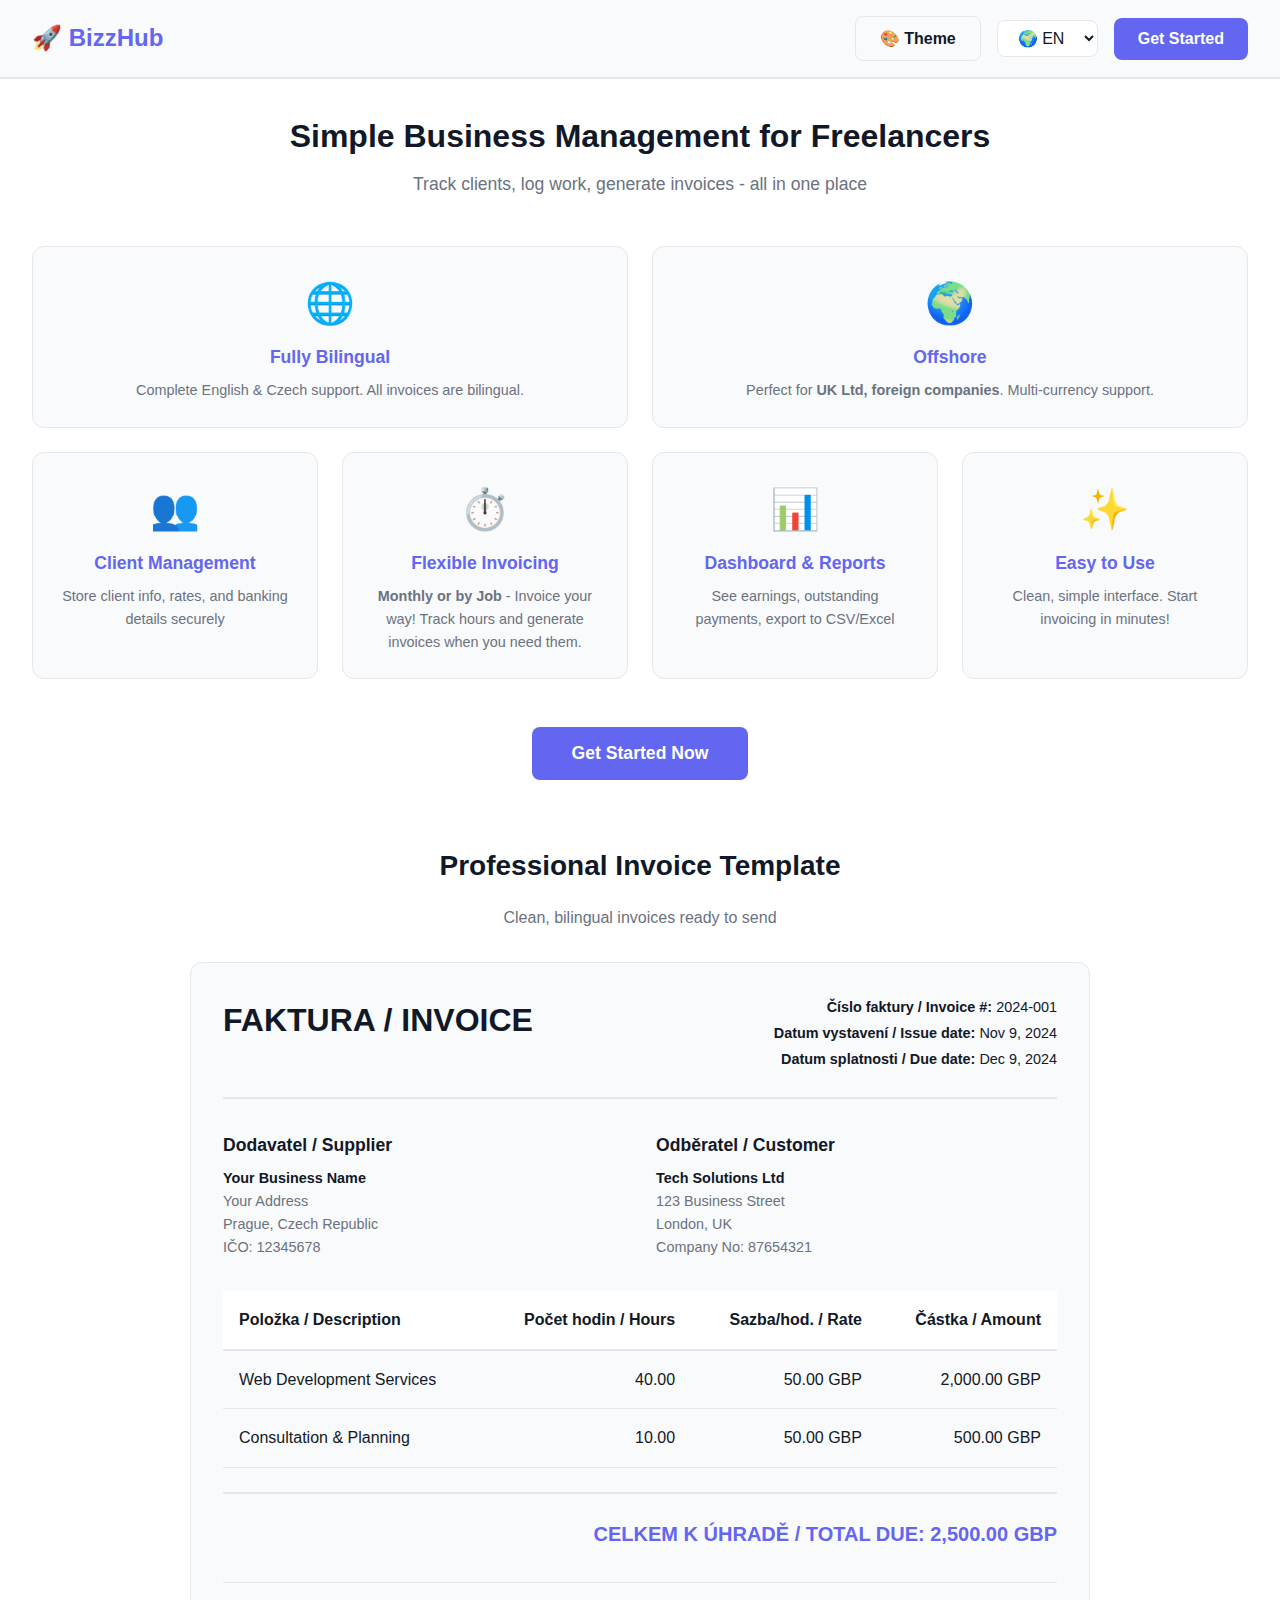
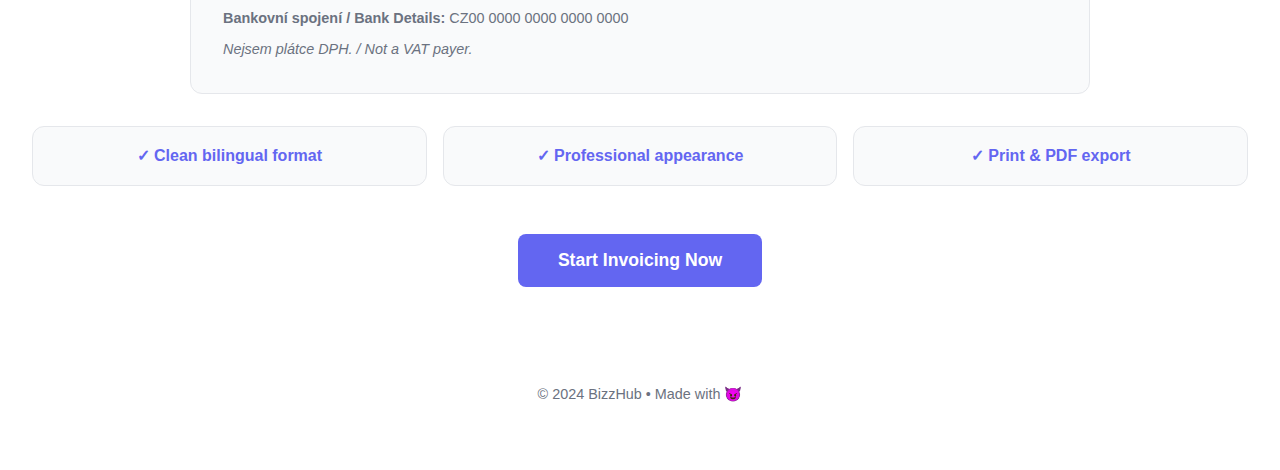
<file: index.html>
<!DOCTYPE html>
<html lang="en">
<head>
  <meta charset="UTF-8">
  <meta name="viewport" content="width=device-width, initial-scale=1.0">
  <title>BizzHub - Business Manager for Freelancers</title>
  <link rel="stylesheet" href="style.css">
  <script src="https://identity.netlify.com/v1/netlify-identity-widget.js"></script>
</head>
<body data-theme="light">

  <!-- Header matching app style -->
  <div class="app-header">
    <div class="header-left">
      <h1>🚀 BizzHub</h1>
    </div>
    <div class="header-right">
      <button id="themeToggle" class="btn-secondary">🎨 Theme</button>
      <select id="langSelect" class="header-select">
        <option value="en">🌍 EN</option>
        <option value="cs">🌍 CS</option>
      </select>
      <button id="loginBtn" class="btn-primary">
        <span class="lang-en">Get Started</span>
        <span class="lang-cs" style="display: none;">Začít</span>
      </button>
    </div>
  </div>

  <!-- Main Content -->
  <div class="main-view">

    <!-- Hero Section -->
    <div style="text-align: center; margin-bottom: 3rem;">
      <div class="lang-en">
        <h2 style="font-size: 2rem; margin-bottom: 0.5rem; color: var(--text);">Simple Business Management for Freelancers</h2>
        <p style="font-size: 1.1rem; color: var(--text-muted);">Track clients, log work, generate invoices - all in one place</p>
      </div>
      <div class="lang-cs" style="display: none;">
        <h2 style="font-size: 2rem; margin-bottom: 0.5rem; color: var(--text);">Jednoduchá správa podnikání pro freelancery</h2>
        <p style="font-size: 1.1rem; color: var(--text-muted);">Sledujte klienty, zaznamenávejte práci, generujte faktury - vše na jednom místě</p>
      </div>
    </div>

    <!-- Features as stat cards -->
    <!-- Top Row - 2 wide cards -->
    <div style="display: grid; grid-template-columns: 1fr 1fr; gap: 1.5rem; margin-bottom: 1.5rem;">
      <div class="stat-card" style="text-align: center;">
        <div style="font-size: 2.5rem; margin-bottom: 0.5rem;">🌐</div>
        <div class="lang-en">
          <h3 style="font-size: 1.1rem; margin-bottom: 0.5rem; color: var(--primary); font-weight: 600;">Fully Bilingual</h3>
          <p style="color: var(--text-muted); font-size: 0.9rem;">Complete English & Czech support. All invoices are bilingual.</p>
        </div>
        <div class="lang-cs" style="display: none;">
          <h3 style="font-size: 1.1rem; margin-bottom: 0.5rem; color: var(--primary); font-weight: 600;">Plně dvojjazyčný</h3>
          <p style="color: var(--text-muted); font-size: 0.9rem;">Kompletní podpora angličtiny a češtiny. Všechny faktury jsou dvojjazyčné.</p>
        </div>
      </div>

      <div class="stat-card" style="text-align: center;">
        <div style="font-size: 2.5rem; margin-bottom: 0.5rem;">🌍</div>
        <div class="lang-en">
          <h3 style="font-size: 1.1rem; margin-bottom: 0.5rem; color: var(--primary); font-weight: 600;">Offshore</h3>
          <p style="color: var(--text-muted); font-size: 0.9rem;">Perfect for <strong>UK Ltd, foreign companies</strong>. Multi-currency support.</p>
        </div>
        <div class="lang-cs" style="display: none;">
          <h3 style="font-size: 1.1rem; margin-bottom: 0.5rem; color: var(--primary); font-weight: 600;">Offshore</h3>
          <p style="color: var(--text-muted); font-size: 0.9rem;">Ideální pro <strong>UK Ltd, zahraniční firmy</strong>. Podpora více měn.</p>
        </div>
      </div>
    </div>

    <!-- Bottom Rows - Regular cards -->
    <div class="stats-grid">
      <div class="stat-card" style="text-align: center;">
        <div style="font-size: 2.5rem; margin-bottom: 0.5rem;">👥</div>
        <div class="lang-en">
          <h3 style="font-size: 1.1rem; margin-bottom: 0.5rem; color: var(--primary); font-weight: 600;">Client Management</h3>
          <p style="color: var(--text-muted); font-size: 0.9rem;">Store client info, rates, and banking details securely</p>
        </div>
        <div class="lang-cs" style="display: none;">
          <h3 style="font-size: 1.1rem; margin-bottom: 0.5rem; color: var(--primary); font-weight: 600;">Správa klientů</h3>
          <p style="color: var(--text-muted); font-size: 0.9rem;">Ukládejte informace o klientech, sazby a bankovní údaje bezpečně</p>
        </div>
      </div>

      <div class="stat-card" style="text-align: center;">
        <div style="font-size: 2.5rem; margin-bottom: 0.5rem;">⏱️</div>
        <div class="lang-en">
          <h3 style="font-size: 1.1rem; margin-bottom: 0.5rem; color: var(--primary); font-weight: 600;">Flexible Invoicing</h3>
          <p style="color: var(--text-muted); font-size: 0.9rem;"><strong>Monthly or by Job</strong> - Invoice your way! Track hours and generate invoices when you need them.</p>
        </div>
        <div class="lang-cs" style="display: none;">
          <h3 style="font-size: 1.1rem; margin-bottom: 0.5rem; color: var(--primary); font-weight: 600;">Flexibilní fakturace</h3>
          <p style="color: var(--text-muted); font-size: 0.9rem;"><strong>Měsíčně nebo podle zakázky</strong> - Fakturujte, jak potřebujete!</p>
        </div>
      </div>

      <div class="stat-card" style="text-align: center;">
        <div style="font-size: 2.5rem; margin-bottom: 0.5rem;">📊</div>
        <div class="lang-en">
          <h3 style="font-size: 1.1rem; margin-bottom: 0.5rem; color: var(--primary); font-weight: 600;">Dashboard & Reports</h3>
          <p style="color: var(--text-muted); font-size: 0.9rem;">See earnings, outstanding payments, export to CSV/Excel</p>
        </div>
        <div class="lang-cs" style="display: none;">
          <h3 style="font-size: 1.1rem; margin-bottom: 0.5rem; color: var(--primary); font-weight: 600;">Dashboard a přehledy</h3>
          <p style="color: var(--text-muted); font-size: 0.9rem;">Příjmy, nesplacené platby, export do CSV/Excel</p>
        </div>
      </div>

      <div class="stat-card" style="text-align: center;">
        <div style="font-size: 2.5rem; margin-bottom: 0.5rem;">✨</div>
        <div class="lang-en">
          <h3 style="font-size: 1.1rem; margin-bottom: 0.5rem; color: var(--primary); font-weight: 600;">Easy to Use</h3>
          <p style="color: var(--text-muted); font-size: 0.9rem;">Clean, simple interface. Start invoicing in minutes!</p>
        </div>
        <div class="lang-cs" style="display: none;">
          <h3 style="font-size: 1.1rem; margin-bottom: 0.5rem; color: var(--primary); font-weight: 600;">Jednoduché používání</h3>
          <p style="color: var(--text-muted); font-size: 0.9rem;">Čisté, jednoduché rozhraní. Začněte během minut!</p>
        </div>
      </div>
    </div>

    <!-- CTA after features -->
    <div style="text-align: center; margin: 3rem 0;">
      <button id="loginBtn2" class="btn-primary" style="font-size: 1.1rem; padding: 1rem 2.5rem;">
        <span class="lang-en">Get Started Now</span>
        <span class="lang-cs" style="display: none;">Začít nyní</span>
      </button>
    </div>

    <!-- Invoice Template Section -->
    <div style="margin-top: 4rem;">
      <div class="lang-en">
        <h2 style="font-size: 1.75rem; margin-bottom: 1rem; color: var(--text); text-align: center;">Professional Invoice Template</h2>
        <p style="text-align: center; color: var(--text-muted); margin-bottom: 2rem;">Clean, bilingual invoices ready to send</p>
      </div>
      <div class="lang-cs" style="display: none;">
        <h2 style="font-size: 1.75rem; margin-bottom: 1rem; color: var(--text); text-align: center;">Profesionální šablona faktury</h2>
        <p style="text-align: center; color: var(--text-muted); margin-bottom: 2rem;">Čisté, dvojjazyčné faktury připravené k odeslání</p>
      </div>

      <!-- Sample Invoice -->
      <div class="table-container" style="max-width: 900px; margin: 0 auto;">
        <div style="padding: 2rem;">
          <div style="display: flex; justify-content: space-between; align-items: flex-start; margin-bottom: 2rem; padding-bottom: 1.5rem; border-bottom: 2px solid var(--border);">
            <h3 style="font-size: 2rem; font-weight: bold; color: var(--text);">FAKTURA / INVOICE</h3>
            <div style="text-align: right; font-size: 0.9rem; line-height: 1.8; color: var(--text);">
              <div><strong>Číslo faktury / Invoice #:</strong> 2024-001</div>
              <div><strong>Datum vystavení / Issue date:</strong> Nov 9, 2024</div>
              <div><strong>Datum splatnosti / Due date:</strong> Dec 9, 2024</div>
            </div>
          </div>

          <div style="display: flex; justify-content: space-between; margin-bottom: 2rem; gap: 2rem;">
            <div style="flex: 1;">
              <h4 style="font-weight: bold; margin-bottom: 0.5rem; color: var(--text); font-size: 1.1rem;">Dodavatel / Supplier</h4>
              <p style="font-size: 0.9rem; line-height: 1.6; color: var(--text-muted);">
                <strong style="color: var(--text);">Your Business Name</strong><br>
                Your Address<br>
                Prague, Czech Republic<br>
                IČO: 12345678
              </p>
            </div>
            <div style="flex: 1;">
              <h4 style="font-weight: bold; margin-bottom: 0.5rem; color: var(--text); font-size: 1.1rem;">Odběratel / Customer</h4>
              <p style="font-size: 0.9rem; line-height: 1.6; color: var(--text-muted);">
                <strong style="color: var(--text);">Tech Solutions Ltd</strong><br>
                123 Business Street<br>
                London, UK<br>
                Company No: 87654321
              </p>
            </div>
          </div>

          <table>
            <thead>
              <tr>
                <th>Položka / Description</th>
                <th style="text-align: right;">Počet hodin / Hours</th>
                <th style="text-align: right;">Sazba/hod. / Rate</th>
                <th style="text-align: right;">Částka / Amount</th>
              </tr>
            </thead>
            <tbody>
              <tr>
                <td>Web Development Services</td>
                <td style="text-align: right;">40.00</td>
                <td style="text-align: right;">50.00 GBP</td>
                <td style="text-align: right;">2,000.00 GBP</td>
              </tr>
              <tr>
                <td>Consultation & Planning</td>
                <td style="text-align: right;">10.00</td>
                <td style="text-align: right;">50.00 GBP</td>
                <td style="text-align: right;">500.00 GBP</td>
              </tr>
            </tbody>
          </table>

          <div style="text-align: right; font-size: 1.25rem; font-weight: bold; padding-top: 1.5rem; margin-top: 1.5rem; border-top: 2px solid var(--border); color: var(--primary);">
            CELKEM K ÚHRADĚ / TOTAL DUE: 2,500.00 GBP
          </div>

          <div style="margin-top: 2rem; padding-top: 1.5rem; border-top: 1px solid var(--border); font-size: 0.9rem; color: var(--text-muted);">
            <p><strong>Bankovní spojení / Bank Details:</strong> CZ00 0000 0000 0000 0000</p>
            <p style="margin-top: 0.5rem;"><em>Nejsem plátce DPH. / Not a VAT payer.</em></p>
          </div>
        </div>
      </div>

      <div style="display: grid; grid-template-columns: repeat(auto-fit, minmax(250px, 1fr)); gap: 1rem; margin-top: 2rem;">
        <div class="stat-card" style="text-align: center; padding: 1rem;">
          <div class="lang-en">
            <p style="color: var(--primary); font-weight: 600;">✓ Clean bilingual format</p>
          </div>
          <div class="lang-cs" style="display: none;">
            <p style="color: var(--primary); font-weight: 600;">✓ Čistý dvojjazyčný formát</p>
          </div>
        </div>
        <div class="stat-card" style="text-align: center; padding: 1rem;">
          <div class="lang-en">
            <p style="color: var(--primary); font-weight: 600;">✓ Professional appearance</p>
          </div>
          <div class="lang-cs" style="display: none;">
            <p style="color: var(--primary); font-weight: 600;">✓ Profesionální vzhled</p>
          </div>
        </div>
        <div class="stat-card" style="text-align: center; padding: 1rem;">
          <div class="lang-en">
            <p style="color: var(--primary); font-weight: 600;">✓ Print & PDF export</p>
          </div>
          <div class="lang-cs" style="display: none;">
            <p style="color: var(--primary); font-weight: 600;">✓ Tisk a PDF export</p>
          </div>
        </div>
      </div>

      <!-- CTA after invoice -->
      <div style="text-align: center; margin: 3rem 0;">
        <button id="loginBtn3" class="btn-primary" style="font-size: 1.1rem; padding: 1rem 2.5rem;">
          <span class="lang-en">Start Invoicing Now</span>
          <span class="lang-cs" style="display: none;">Začít fakturovat nyní</span>
        </button>
      </div>
    </div>

    <!-- Footer with emoji switcher -->
    <div style="text-align: center; padding: 3rem 0 2rem 0; color: var(--text-muted); font-size: 0.9rem;">
      <p>© 2024 BizzHub • Made with <span id="emojiSwitch">😈</span></p>
    </div>

  </div>

  <script>
    let currentLang = 'en';
    const themes = ['light', 'dark', 'retro'];
    let currentThemeIndex = 0;

    // Initialize theme
    const savedTheme = localStorage.getItem('theme') || 'light';
    currentThemeIndex = themes.indexOf(savedTheme);
    document.body.dataset.theme = savedTheme;

    // Initialize language
    const savedLang = localStorage.getItem('lang') || 'en';
    currentLang = savedLang;
    document.getElementById('langSelect').value = savedLang;
    updateLanguage();

    // Theme Toggle
    document.getElementById('themeToggle').addEventListener('click', () => {
      currentThemeIndex = (currentThemeIndex + 1) % themes.length;
      const newTheme = themes[currentThemeIndex];
      document.body.dataset.theme = newTheme;
      localStorage.setItem('theme', newTheme);
    });

    // Language Select
    document.getElementById('langSelect').addEventListener('change', (e) => {
      currentLang = e.target.value;
      localStorage.setItem('lang', currentLang);
      updateLanguage();
    });

    function updateLanguage() {
      document.querySelectorAll('.lang-en').forEach(el => {
        el.style.display = currentLang === 'en' ? '' : 'none';
      });
      document.querySelectorAll('.lang-cs').forEach(el => {
        el.style.display = currentLang === 'cs' ? '' : 'none';
      });
    }

    // Emoji switcher animation
    const emojis = ['🍆', '😈', '❤️', '😎', '😵‍💫', '☕', '🤪', '🧠', '🦄'];
    let emojiIndex = 1; // Start at 😈
    const emojiElement = document.getElementById('emojiSwitch');

    setInterval(() => {
      emojiElement.style.transform = 'translateY(-10px)';
      emojiElement.style.opacity = '0';

      setTimeout(() => {
        emojiIndex = (emojiIndex + 1) % emojis.length;
        emojiElement.textContent = emojis[emojiIndex];
        emojiElement.style.transform = 'translateY(0)';
        emojiElement.style.opacity = '1';
      }, 200);
    }, 2000);

    // Style the emoji for smooth transitions
    emojiElement.style.transition = 'all 0.2s ease';
    emojiElement.style.display = 'inline-block';

    // Netlify Identity
    const handleLogin = () => {
      if (window.netlifyIdentity) {
        window.netlifyIdentity.open('login');
      } else {
        alert('Login will work when deployed to Netlify');
      }
    };

    if (window.netlifyIdentity) {
      const netlifyIdentity = window.netlifyIdentity;

      netlifyIdentity.on('init', user => {
        if (user) {
          window.location.href = '/app.html';
        }
      });

      netlifyIdentity.on('login', () => {
        window.location.href = '/app.html';
      });
    }

    // All login buttons
    document.getElementById('loginBtn').addEventListener('click', handleLogin);
    document.getElementById('loginBtn2').addEventListener('click', handleLogin);
    document.getElementById('loginBtn3').addEventListener('click', handleLogin);
  </script>
</body>
</html>
</file>
<file: style.css>
/* Reset & Base */
* {
  margin: 0;
  padding: 0;
  box-sizing: border-box;
}

:root {
  --primary: #6366f1;
  --primary-dark: #4f46e5;
  --secondary: #8b5cf6;
  --success: #10b981;
  --danger: #ef4444;
  --warning: #f59e0b;
  --bg: #ffffff;
  --bg-alt: #f9fafb;
  --text: #111827;
  --text-muted: #6b7280;
  --border: #e5e7eb;
  --shadow: rgba(0, 0, 0, 0.1);
}

[data-theme="dark"] {
  --primary: #818cf8;
  --primary-dark: #6366f1;
  --secondary: #a78bfa;
  --success: #34d399;
  --danger: #f87171;
  --warning: #fbbf24;
  --bg: #1f2937;
  --bg-alt: #111827;
  --text: #f9fafb;
  --text-muted: #9ca3af;
  --border: #374151;
  --shadow: rgba(0, 0, 0, 0.3);
}

[data-theme="retro"] {
  --primary: #33ff33;
  --primary-dark: #00ff00;
  --secondary: #00cc00;
  --success: #33ff33;
  --danger: #ff3333;
  --warning: #ffff00;
  --bg: #000000;
  --bg-alt: #0a0a0a;
  --text: #33ff33;
  --text-muted: #00aa00;
  --border: #00ff00;
  --shadow: rgba(0, 255, 0, 0.3);
  font-family: 'Courier New', monospace;
}

[data-theme="retro"] body {
  background: #000000;
  text-shadow: 0 0 5px rgba(51, 255, 51, 0.5);
}

[data-theme="retro"] .app-header,
[data-theme="retro"] .app-nav,
[data-theme="retro"] .stat-card,
[data-theme="retro"] .card,
[data-theme="retro"] .table-container,
[data-theme="retro"] .form-container {
  border-color: #00ff00;
  box-shadow: 0 0 10px rgba(0, 255, 0, 0.2);
}

[data-theme="retro"] .btn-primary {
  background: #000000;
  color: #33ff33;
  border: 2px solid #00ff00;
  box-shadow: 0 0 10px rgba(0, 255, 0, 0.3);
}

[data-theme="retro"] .btn-primary:hover {
  background: #00ff00;
  color: #000000;
  box-shadow: 0 0 20px rgba(0, 255, 0, 0.6);
}

[data-theme="retro"] .btn-secondary {
  background: #000000;
  color: #33ff33;
  border: 1px solid #00aa00;
}

[data-theme="retro"] .nav-tab.active {
  background: #00ff00;
  color: #000000;
  text-shadow: none;
}

[data-theme="retro"] input,
[data-theme="retro"] select,
[data-theme="retro"] textarea {
  background: #000000;
  color: #33ff33;
  border: 1px solid #00ff00;
  text-shadow: 0 0 3px rgba(51, 255, 51, 0.5);
}

[data-theme="retro"] input:focus,
[data-theme="retro"] select:focus,
[data-theme="retro"] textarea:focus {
  border-color: #33ff33;
  box-shadow: 0 0 10px rgba(0, 255, 0, 0.5);
}

body {
  font-family: -apple-system, BlinkMacSystemFont, 'Segoe UI', Roboto, Oxygen, Ubuntu, Cantarell, sans-serif;
  background: var(--bg);
  color: var(--text);
  line-height: 1.6;
  transition: background 0.3s, color 0.3s;
}

/* Landing Page */
.landing-page {
  min-height: 100vh;
  display: flex;
  align-items: center;
  justify-content: center;
  background: linear-gradient(135deg, var(--primary) 0%, var(--secondary) 100%);
}

.landing-container {
  text-align: center;
  padding: 2rem;
  max-width: 1200px;
}

.landing-hero {
  background: var(--bg);
  padding: 3rem;
  border-radius: 1rem;
  box-shadow: 0 20px 60px var(--shadow);
  margin-bottom: 3rem;
}

.landing-hero h1 {
  font-size: 4rem;
  margin-bottom: 1rem;
  color: var(--primary);
}

.tagline {
  font-size: 1.5rem;
  font-weight: 600;
  margin-bottom: 0.5rem;
  color: var(--text);
}

.subtitle {
  font-size: 1.1rem;
  color: var(--text-muted);
  margin-bottom: 2rem;
}

.features {
  display: grid;
  grid-template-columns: repeat(auto-fit, minmax(250px, 1fr));
  gap: 2rem;
}

.feature {
  background: var(--bg);
  padding: 2rem;
  border-radius: 0.75rem;
  box-shadow: 0 10px 30px var(--shadow);
}

.feature .icon {
  font-size: 3rem;
  display: block;
  margin-bottom: 1rem;
}

.feature h3 {
  font-size: 1.25rem;
  margin-bottom: 0.5rem;
  color: var(--primary);
}

/* App Header */
.app-header {
  background: var(--bg-alt);
  border-bottom: 2px solid var(--border);
  padding: 1rem 2rem;
  display: flex;
  justify-content: space-between;
  align-items: center;
  gap: 1rem;
  flex-wrap: wrap;
}

.header-left h1 {
  font-size: 1.5rem;
  color: var(--primary);
}

.header-right {
  display: flex;
  align-items: center;
  gap: 1rem;
  flex-wrap: wrap;
}

.user-email {
  color: var(--text-muted);
  font-size: 0.9rem;
}

/* Navigation */
.app-nav {
  background: var(--bg);
  border-bottom: 1px solid var(--border);
  padding: 0.5rem 2rem;
  display: flex;
  gap: 0.5rem;
  overflow-x: auto;
}

.nav-tab {
  background: none;
  border: none;
  padding: 0.75rem 1.5rem;
  font-size: 1rem;
  color: var(--text-muted);
  cursor: pointer;
  border-radius: 0.5rem;
  transition: all 0.2s;
  white-space: nowrap;
}

.nav-tab:hover {
  background: var(--bg-alt);
  color: var(--text);
}

.nav-tab.active {
  background: var(--primary);
  color: white;
  font-weight: 600;
}

/* Main View */
.main-view {
  padding: 2rem;
  max-width: 1400px;
  margin: 0 auto;
}

/* Buttons */
.btn-primary, .btn-secondary, .btn-danger, .btn-success, .btn-icon {
  padding: 0.75rem 1.5rem;
  border: none;
  border-radius: 0.5rem;
  font-size: 1rem;
  font-weight: 600;
  cursor: pointer;
  transition: all 0.2s;
}

.btn-primary {
  background: var(--primary);
  color: white;
}

.btn-primary:hover {
  background: var(--primary-dark);
  transform: translateY(-2px);
  box-shadow: 0 4px 12px var(--shadow);
}

.btn-secondary {
  background: var(--bg-alt);
  color: var(--text);
  border: 1px solid var(--border);
}

.btn-secondary:hover {
  background: var(--border);
}

.btn-danger {
  background: var(--danger);
  color: white;
}

.btn-danger:hover {
  opacity: 0.9;
}

.btn-success {
  background: var(--success);
  color: white;
}

.btn-icon {
  background: none;
  padding: 0.5rem;
  font-size: 1.2rem;
}

/* Stats Cards */
.stats-grid {
  display: grid;
  grid-template-columns: repeat(auto-fit, minmax(250px, 1fr));
  gap: 1.5rem;
  margin-bottom: 2rem;
}

.stat-card {
  background: var(--bg-alt);
  padding: 1.5rem;
  border-radius: 0.75rem;
  border: 1px solid var(--border);
  transition: transform 0.2s;
}

.stat-card:hover {
  transform: translateY(-2px);
  box-shadow: 0 4px 12px var(--shadow);
}

.stat-label {
  font-size: 0.9rem;
  color: var(--text-muted);
  margin-bottom: 0.5rem;
}

.stat-value {
  font-size: 2rem;
  font-weight: 700;
  color: var(--primary);
}

/* Tables */
.table-container {
  background: var(--bg-alt);
  border-radius: 0.75rem;
  border: 1px solid var(--border);
  overflow-x: auto;
}

table {
  width: 100%;
  border-collapse: collapse;
}

th {
  background: var(--bg);
  padding: 1rem;
  text-align: left;
  font-weight: 600;
  border-bottom: 2px solid var(--border);
  position: sticky;
  top: 0;
}

td {
  padding: 1rem;
  border-bottom: 1px solid var(--border);
}

tr:hover {
  background: var(--bg);
}

/* Cards */
.cards-grid {
  display: grid;
  grid-template-columns: repeat(auto-fill, minmax(300px, 1fr));
  gap: 1.5rem;
}

.card {
  background: var(--bg-alt);
  border: 1px solid var(--border);
  border-radius: 0.75rem;
  padding: 1.5rem;
  transition: all 0.2s;
}

.card:hover {
  transform: translateY(-2px);
  box-shadow: 0 4px 12px var(--shadow);
}

.card-header {
  display: flex;
  justify-content: space-between;
  align-items: start;
  margin-bottom: 1rem;
}

.card-title {
  font-size: 1.25rem;
  font-weight: 600;
  color: var(--primary);
}

.card-actions {
  display: flex;
  gap: 0.5rem;
}

.card-info {
  display: flex;
  flex-direction: column;
  gap: 0.5rem;
}

.card-info-item {
  display: flex;
  gap: 0.5rem;
  font-size: 0.9rem;
}

.card-info-label {
  color: var(--text-muted);
  font-weight: 500;
}

/* Forms */
.form-container {
  background: var(--bg-alt);
  border-radius: 0.75rem;
  border: 1px solid var(--border);
  padding: 2rem;
  max-width: 800px;
  margin: 0 auto;
}

.form-grid {
  display: grid;
  grid-template-columns: repeat(auto-fit, minmax(250px, 1fr));
  gap: 1.5rem;
  margin-bottom: 1.5rem;
}

.form-group {
  display: flex;
  flex-direction: column;
  gap: 0.5rem;
}

.form-group.full-width {
  grid-column: 1 / -1;
}

label {
  font-weight: 600;
  color: var(--text);
}

input, select, textarea {
  padding: 0.75rem;
  border: 1px solid var(--border);
  border-radius: 0.5rem;
  font-size: 1rem;
  background: var(--bg);
  color: var(--text);
  transition: border-color 0.2s;
}

input:focus, select:focus, textarea:focus {
  outline: none;
  border-color: var(--primary);
}

textarea {
  resize: vertical;
  min-height: 100px;
}

.checkbox-group {
  display: flex;
  align-items: center;
  gap: 0.5rem;
}

.checkbox-group input[type="checkbox"] {
  width: auto;
}

/* Dropdowns */
.dropdown {
  position: relative;
}

.dropdown-toggle::after {
  content: ' ▼';
  font-size: 0.7rem;
}

.dropdown-menu {
  display: none;
  position: absolute;
  top: 100%;
  right: 0;
  background: var(--bg);
  border: 1px solid var(--border);
  border-radius: 0.5rem;
  box-shadow: 0 4px 12px var(--shadow);
  min-width: 180px;
  z-index: 1000;
  margin-top: 0.5rem;
}

.dropdown.show .dropdown-menu,
.dropdown:hover .dropdown-menu,
.dropdown-menu:hover {
  display: block;
}

.dropdown-item {
  display: block;
  width: 100%;
  padding: 0.75rem 1rem;
  border: none;
  background: none;
  text-align: left;
  cursor: pointer;
  color: var(--text);
  transition: background 0.2s;
  white-space: nowrap;
}

.dropdown-item:hover {
  background: var(--bg-alt);
}

/* Modal */
.modal-overlay {
  position: fixed;
  top: 0;
  left: 0;
  right: 0;
  bottom: 0;
  background: rgba(0, 0, 0, 0.5);
  display: flex;
  align-items: center;
  justify-content: center;
  z-index: 2000;
  padding: 1rem;
}

.modal {
  background: var(--bg);
  border-radius: 0.75rem;
  max-width: 900px;
  width: 100%;
  max-height: 90vh;
  overflow-y: auto;
  box-shadow: 0 20px 60px var(--shadow);
}

.modal-header {
  padding: 1.5rem;
  border-bottom: 1px solid var(--border);
  display: flex;
  justify-content: space-between;
  align-items: center;
}

.modal-title {
  font-size: 1.5rem;
  font-weight: 600;
  color: var(--primary);
}

.modal-close {
  background: none;
  border: none;
  font-size: 1.5rem;
  cursor: pointer;
  color: var(--text-muted);
  padding: 0.25rem;
}

.modal-body {
  padding: 1.5rem;
}

.modal-footer {
  padding: 1.5rem;
  border-top: 1px solid var(--border);
  display: flex;
  justify-content: flex-end;
  gap: 1rem;
}

/* Toast */
.toast {
  position: fixed;
  bottom: 2rem;
  right: 2rem;
  padding: 1rem 1.5rem;
  border-radius: 0.5rem;
  background: var(--success);
  color: white;
  font-weight: 600;
  box-shadow: 0 4px 12px var(--shadow);
  transform: translateY(150%);
  transition: transform 0.3s;
  z-index: 3000;
}

.toast.show {
  transform: translateY(0);
}

.toast.error {
  background: var(--danger);
}

/* Utility Classes */
.mb-2 { margin-bottom: 1rem; }
.mb-3 { margin-bottom: 1.5rem; }
.mt-2 { margin-top: 1rem; }
.text-muted { color: var(--text-muted); }
.text-center { text-align: center; }
.flex { display: flex; }
.flex-between { display: flex; justify-content: space-between; align-items: center; }
.gap-1 { gap: 0.5rem; }
.gap-2 { gap: 1rem; }

.action-btn {
  background: none;
  border: none;
  padding: 0.5rem;
  cursor: pointer;
  font-size: 1.2rem;
  transition: transform 0.2s;
}

.action-btn:hover {
  transform: scale(1.1);
}

.badge {
  display: inline-block;
  padding: 0.25rem 0.75rem;
  border-radius: 1rem;
  font-size: 0.85rem;
  font-weight: 600;
}

.badge-success {
  background: var(--success);
  color: white;
}

.badge-danger {
  background: var(--danger);
  color: white;
}

.badge-warning {
  background: var(--warning);
  color: white;
}

.header-select {
  padding: 0.5rem 1rem;
  border-radius: 0.5rem;
  border: 1px solid var(--border);
  background: var(--bg);
  color: var(--text);
  cursor: pointer;
}

/* Empty State */
.empty-state {
  text-align: center;
  padding: 3rem;
  color: var(--text-muted);
}

.empty-state-icon {
  font-size: 4rem;
  margin-bottom: 1rem;
}

/* Responsive */
@media (max-width: 768px) {
  .app-header {
    padding: 1rem;
  }

  .header-right {
    width: 100%;
    justify-content: space-between;
  }

  .app-nav {
    padding: 0.5rem 1rem;
  }

  .main-view {
    padding: 1rem;
  }

  .stats-grid {
    grid-template-columns: 1fr;
  }

  .cards-grid {
    grid-template-columns: 1fr;
  }

  .form-grid {
    grid-template-columns: 1fr;
  }

  .landing-hero h1 {
    font-size: 2.5rem;
  }
}
</file>
